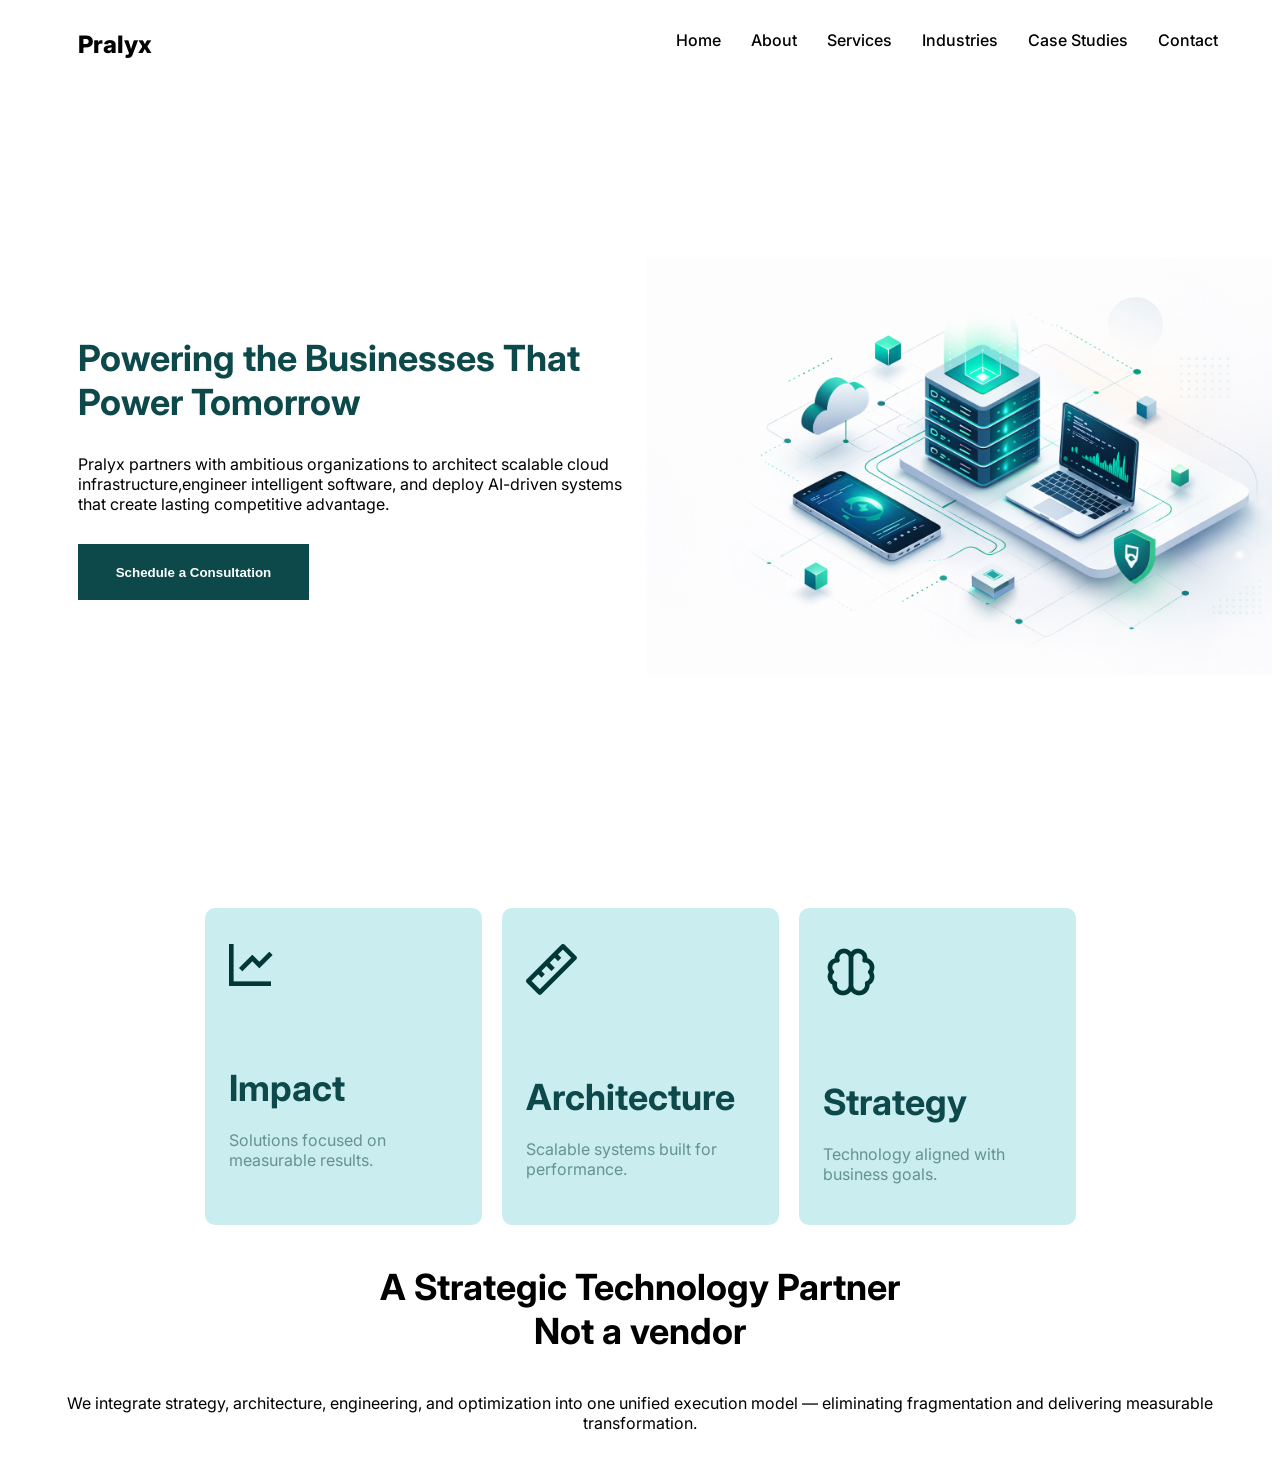
<file: index.html>
<!DOCTYPE html>
<html lang="en">
<head>
    <meta charset="UTF-8">
    <meta name="viewport" content="width=device-width, initial-scale=1.0">
    <title>HOME</title>
    <link rel="stylesheet" href="home.css">
</head>
<body>
    <div class="body">
        <div class="top"> 
            <div class="top-left"> 
                <h1 class="logo">Pralyx</h1> 
            </div> 
            <div class="top-right"> 
                <a href="index.html">Home</a>
                <a href="about.html">About</a> 
                <a href="services.html">Services</a>
                <a href="industries.html">Industries</a> 
                <a href="case_studies.html">Case Studies</a>
                <a href="contact.html">Contact</a> 
            </div>
        </div>
        <div class="middle">
            <div class="middle-left">
                <h1 class="heading">Powering the Businesses That Power Tomorrow</h1>
                <p class="para">Pralyx partners with ambitious organizations to architect scalable cloud infrastructure,engineer intelligent software, and deploy AI-driven systems that create lasting competitive advantage.</p>
                <button class="button">Schedule a Consultation</button>
            </div>
            <div class="middle-right">
                <img src="images_pralyx/photo_infrastructure(1).png" alt="Home Infrastructure" class="photo">
            </div>
        </div>
            <div class="cards">
                <div class="card">
                    <img src="images_pralyx/impact.png" alt="Impact" class="card-img">
                    <h1 class="card-heading">Impact</h1>
                    <p class="card-para">Solutions focused on measurable results.</p>
                </div>
                <div class="card">
                    <img src="images_pralyx/architecture.png" alt="Architecture" class="card-img">
                    <h1 class="card-heading">Architecture</h1>
                    <p class="card-para">Scalable systems built for performance.</p>
                </div>
                <div class="card">
                    <img src="images_pralyx/strategy.png" alt="Strategy" class="card-img">
                    <h1 class="card-heading">Strategy</h1>
                    <p class="card-para">Technology aligned with business goals.</p>
                </div>
            </div>
            <div class="ending">
                <h1 class="end-tag">A Strategic Technology Partner<br> Not a vendor</h1>
                <p class="end-para">We integrate strategy, architecture, engineering, and optimization into one unified execution model — eliminating fragmentation and delivering measurable transformation.</p>
            </div>
    </div> 
</body>
</html>
</file>
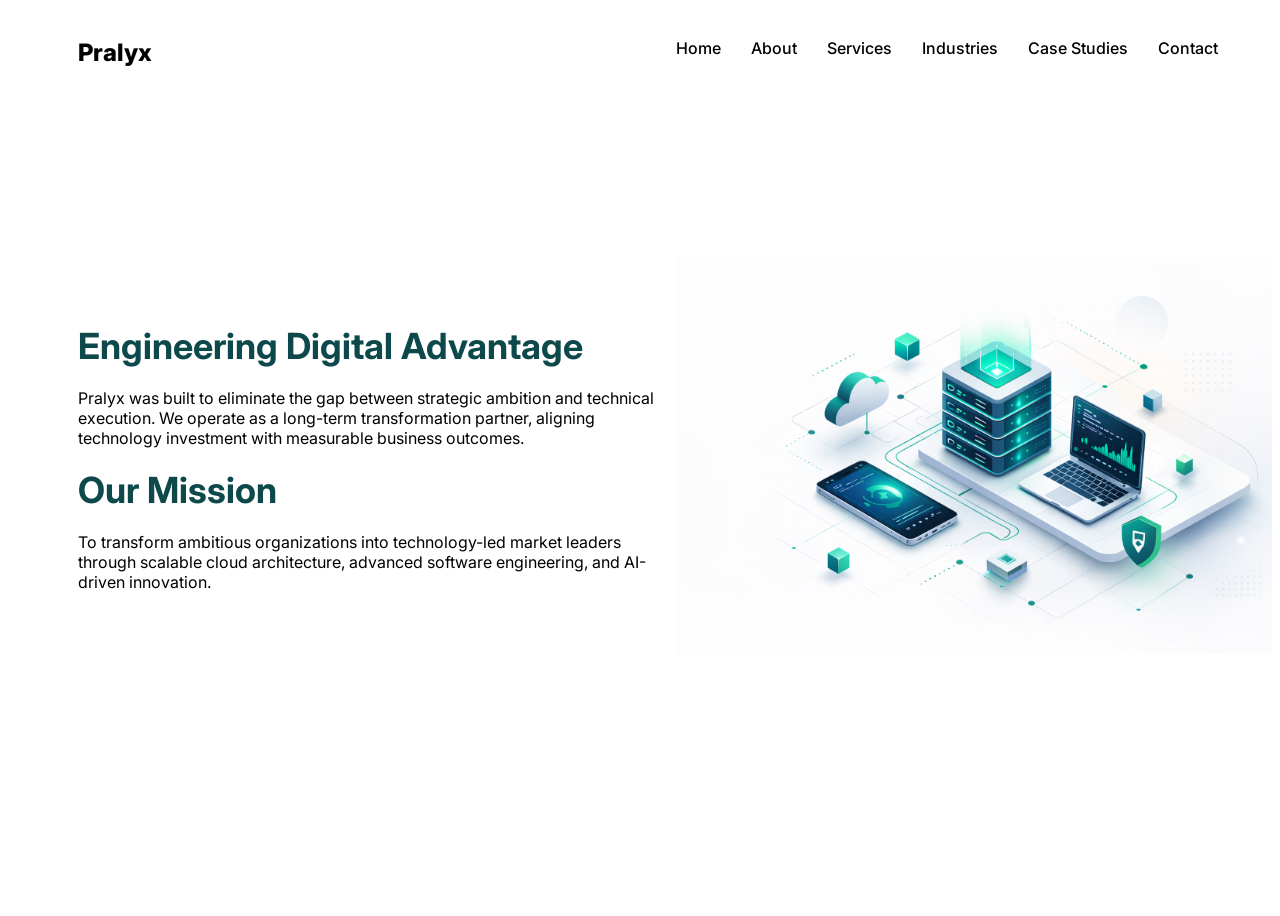
<file: about.html>
<!DOCTYPE html>
<html lang="en">
<head>
    <meta charset="UTF-8">
    <meta name="viewport" content="width=device-width, initial-scale=1.0">
    <title>ABOUT</title>
    <link rel="stylesheet" href="about.css">
</head>
<body>
    <div class="body">
    <div class="top">
        <div class="top-left">
            <h1 class="logo">Pralyx</h1>
        </div>
        <div class="top-right">
            <a href="index.html">Home</a>
            <a href="about.html">About</a>
            <a href="services.html">Services</a>
            <a href="industries.html">Industries</a>
            <a href="case_studies.html">Case Studies</a>
            <a href="contact.html">Contact</a>
        </div>
    </div>
    <div class="middle">
        <div class="middle-left">
            <h1 class="heading">Engineering Digital Advantage</h1>
            <p class="para">Pralyx was built to eliminate the gap between strategic ambition and technical execution. We operate as a long-term transformation partner, aligning technology investment with measurable business outcomes.</p>
            <h1 class="heading">Our Mission</h1>
            <p class="para">To transform ambitious organizations into technology-led market leaders through scalable cloud architecture, advanced software engineering, and AI-driven innovation.</p>
        </div>
        <div class="middle-right">
            <img src="images_pralyx/photo_infrastructure(1).png" alt="Home Infrastructure" class="photo">
        </div>
    </div>
    </div> 
</body>
</html>
</file>
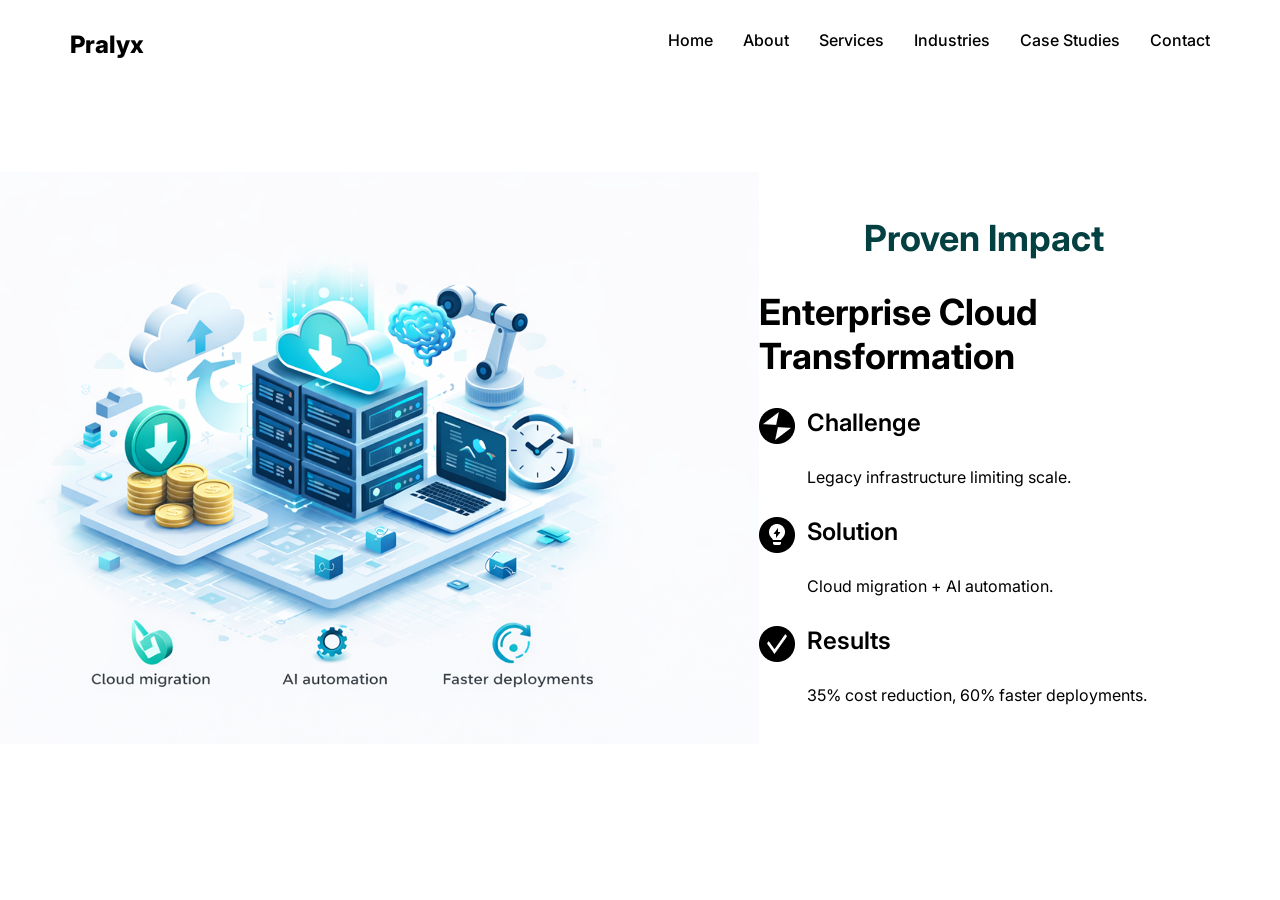
<file: case_studies.html>
<!DOCTYPE html>
<html lang="en">
<head>
    <meta charset="UTF-8">
    <meta name="viewport" content="width=device-width, initial-scale=1.0">
    <title>CASE STUDIES</title>
    <link rel="stylesheet" href="case_studies.css">
</head>
<body>
    <div class="body">
        <div class="top"> 
            <div class="top-left"> 
                <h1 class="logo">Pralyx</h1> 
            </div> 
            <div class="top-right"> 
                <a href="index.html">Home</a>
                <a href="about.html">About</a> 
                <a href="services.html">Services</a>
                <a href="industries.html">Industries</a> 
                <a href="case_studies.html">Case Studies</a>
                <a href="contact.html">Contact</a> 
            </div>
        </div>
        <div class="middle">
            <div class="middle-left">
                <img src="images_pralyx/photo_casestudies.png" alt="Case Studies" class="photo">
            </div>
            <div class="middle-right">
              <h1 class="main-heading">Proven Impact</h1> 
              <h1 class="side-heading">Enterprise Cloud Transformation</h1>
              <div class="case-study">
                    <div>
                        <img src="images_pralyx/challenge.png" alt="Challenge" class="logo">
                    </div>
                    <div class="phase">
                    <h1 class="phase-title">Challenge</h1>
                    <p class="para">Legacy infrastructure limiting scale.</p>
                    </div>
              </div>
              <div class="case-study">
                    <div>
                        <img src="images_pralyx/solution.png" alt="Solution" class="logo">
                    </div>
                    <div class="phase">
                    <h1 class="phase-title">Solution</h1>
                    <p class="para">Cloud migration + AI automation.</p>
                    </div>
              </div>
              <div class="case-study">
                    <div>
                        <img src="images_pralyx/results.png" alt="Results" class="logo">
                    </div>
                    <div class="phase">
                    <h1 class="phase-title">Results</h1>
                    <p class="para">35% cost reduction, 60% faster deployments.</p>
                    </div>
              </div>
            </div>
        </div>
    </div>
</body>
</html>
</file>
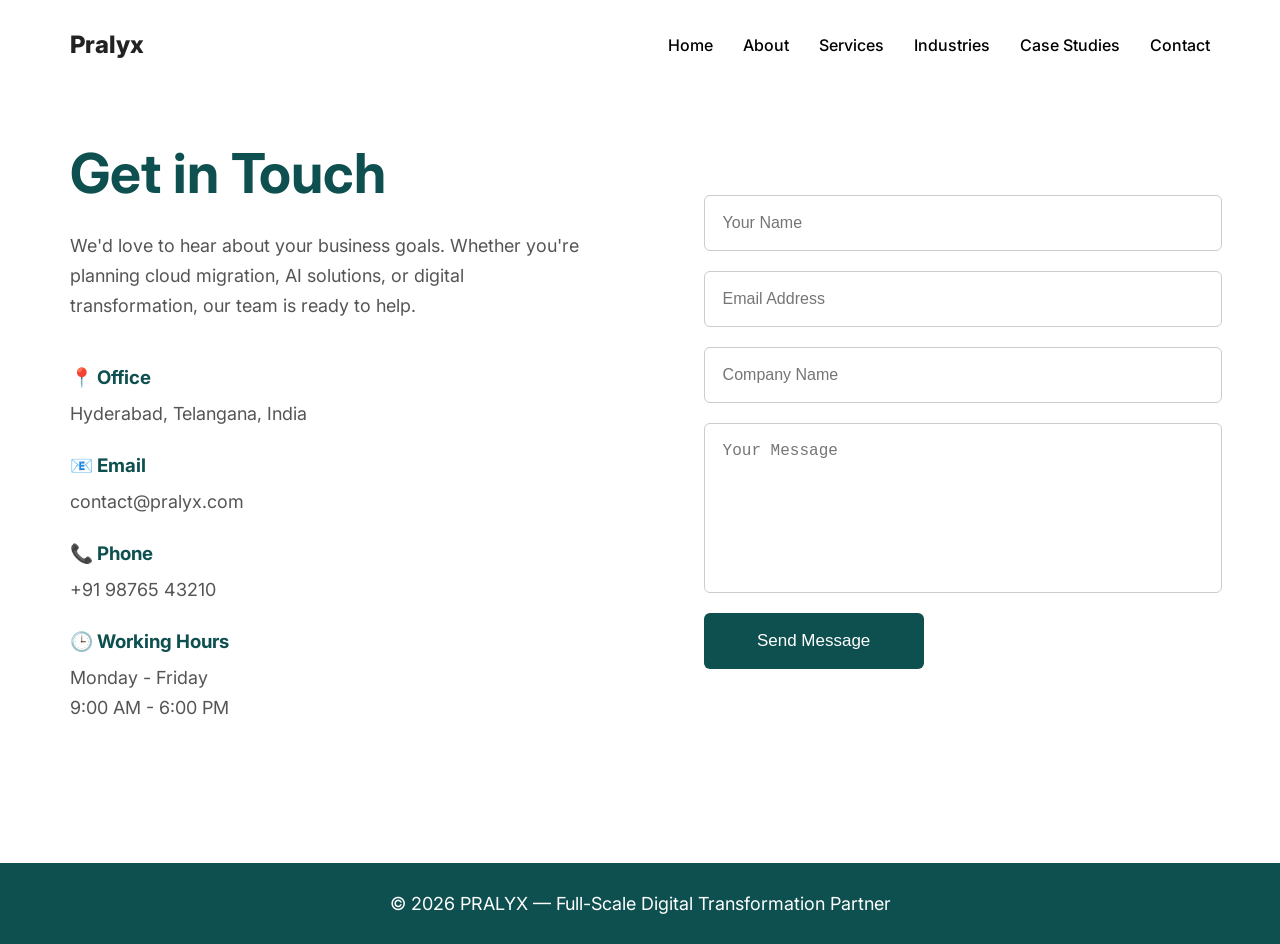
<file: contact.html>
<!DOCTYPE html>
<html lang="en">
<head>
    <meta charset="UTF-8">
    <meta name="viewport" content="width=device-width, initial-scale=1.0">
    <title>Pralyx | Contact</title>
    <link rel="stylesheet" href="contact.css">
</head>

<body>

    <!-- Navbar -->

    <nav>

        <div class="logo">
            <h2>Pralyx</h2>
        </div>

        <ul>

            <li><a href="index.html">Home</a></li>

            <li><a href="about.html">About</a></li>

            <li><a href="services.html">Services</a></li>

            <li><a href="industries.html">Industries</a></li>

            <li><a href="case_studies.html">Case Studies</a></li>

            <li><a href="contact.html">Contact</a></li>

        </ul>

    </nav>

    <!-- Contact Section -->

    <section class="contact">

        <div class="left">

            <h1>Get in Touch</h1>

            <p>
                We'd love to hear about your business goals.
                Whether you're planning cloud migration,
                AI solutions, or digital transformation,
                our team is ready to help.
            </p>

            <div class="info">

                <h3>📍 Office</h3>
                <p>Hyderabad, Telangana, India</p>

                <h3>📧 Email</h3>
                <p>contact@pralyx.com</p>

                <h3>📞 Phone</h3>
                <p>+91 98765 43210</p>

                <h3>🕒 Working Hours</h3>
                <p>Monday - Friday</p>
                <p>9:00 AM - 6:00 PM</p>

            </div>

        </div>

        <div class="right">

            <form>

                <input type="text" placeholder="Your Name">

                <input type="email" placeholder="Email Address">

                <input type="text" placeholder="Company Name">

                <textarea placeholder="Your Message"></textarea>

                <button>Send Message</button>

            </form>

        </div>

    </section>

    <footer>

        © 2026 PRALYX — Full-Scale Digital Transformation Partner

    </footer>

</body>
</html>
</file>
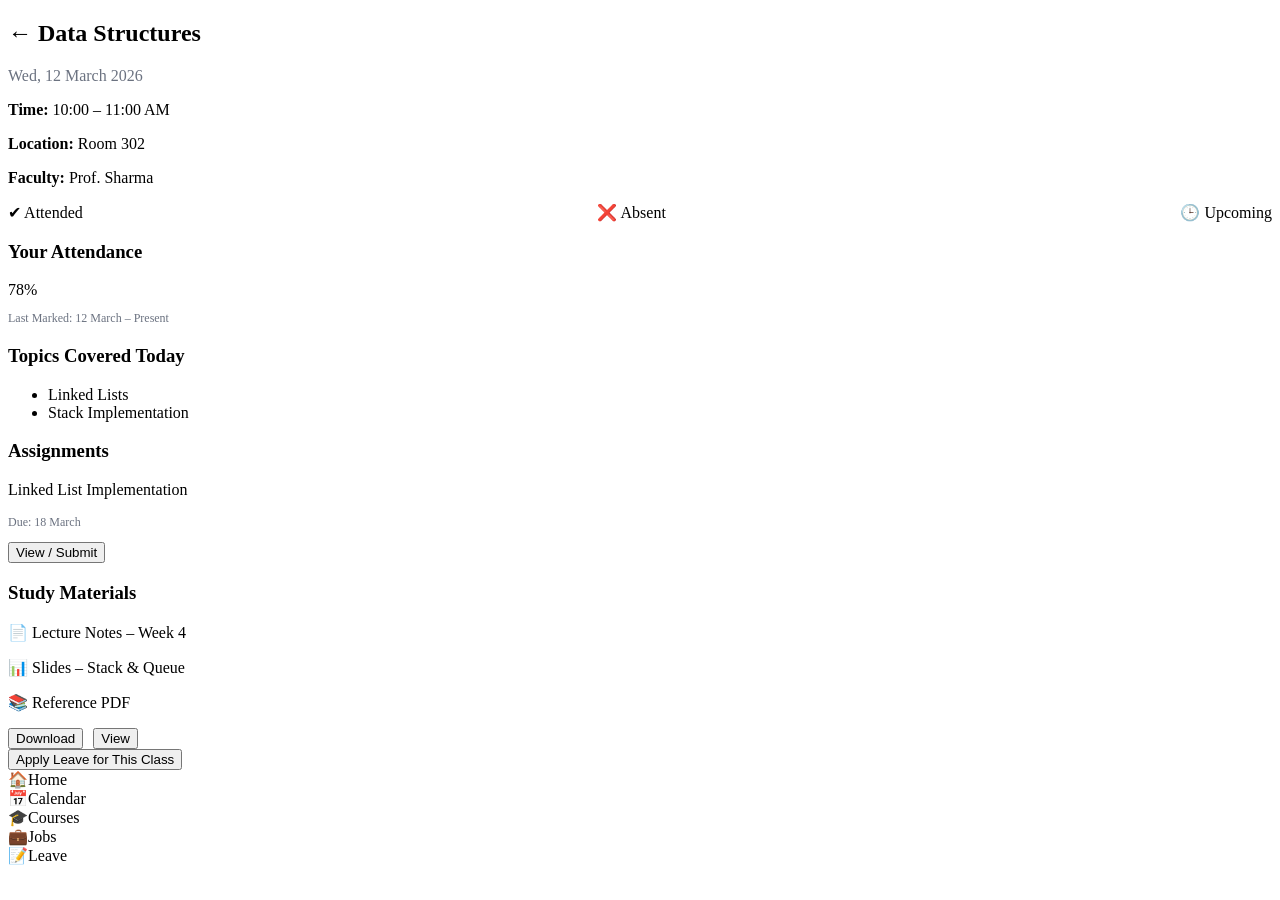
<file: figma.html>
<!DOCTYPE html>
<html>
<head>
<meta charset="UTF-8">
<title>Class Details</title>
<link rel="stylesheet" href="figma.css">
</head>

<body>

<div class="container">

<h2>← Data Structures</h2>

<p class="date">Wed, 12 March 2026</p>


<!-- CLASS INFO -->

<div class="card">

<p><strong>Time:</strong> 10:00 – 11:00 AM</p>

<p><strong>Location:</strong> Room 302</p>

<p><strong>Faculty:</strong> Prof. Sharma</p>

</div>


<!-- STATUS -->

<div class="card status">

<span class="attended">✔ Attended</span>

<span class="absent">❌ Absent</span>

<span class="upcoming">🕒 Upcoming</span>

</div>


<!-- ATTENDANCE -->

<div class="card">

<h3>Your Attendance</h3>

<div class="progress">

<div class="progress-bar" style="width:78%">78%</div>

</div>

<p class="small">Last Marked: 12 March – Present</p>

</div>


<!-- TOPICS -->

<div class="card">

<h3>Topics Covered Today</h3>

<ul>
<li>Linked Lists</li>
<li>Stack Implementation</li>
</ul>

</div>


<!-- ASSIGNMENT -->

<div class="card">

<h3>Assignments</h3>

<p>Linked List Implementation</p>

<p class="small">Due: 18 March</p>

<button class="btn">View / Submit</button>

</div>


<!-- STUDY MATERIAL -->

<div class="card">

<h3>Study Materials</h3>

<p>📄 Lecture Notes – Week 4</p>

<p>📊 Slides – Stack & Queue</p>

<p>📚 Reference PDF</p>

<div class="buttons">

<button class="btn">Download</button>

<button class="btn-outline">View</button>

</div>

</div>


<!-- LEAVE -->

<div class="card">

<button class="btn">Apply Leave for This Class</button>

</div>

</div>


<!-- BOTTOM NAV -->

<div class="bottom-nav">

<div>🏠<span>Home</span></div>

<div>📅<span>Calendar</span></div>

<div>🎓<span>Courses</span></div>

<div>💼<span>Jobs</span></div>

<div>📝<span>Leave</span></div>

</div>

</body>
</html>
</file>
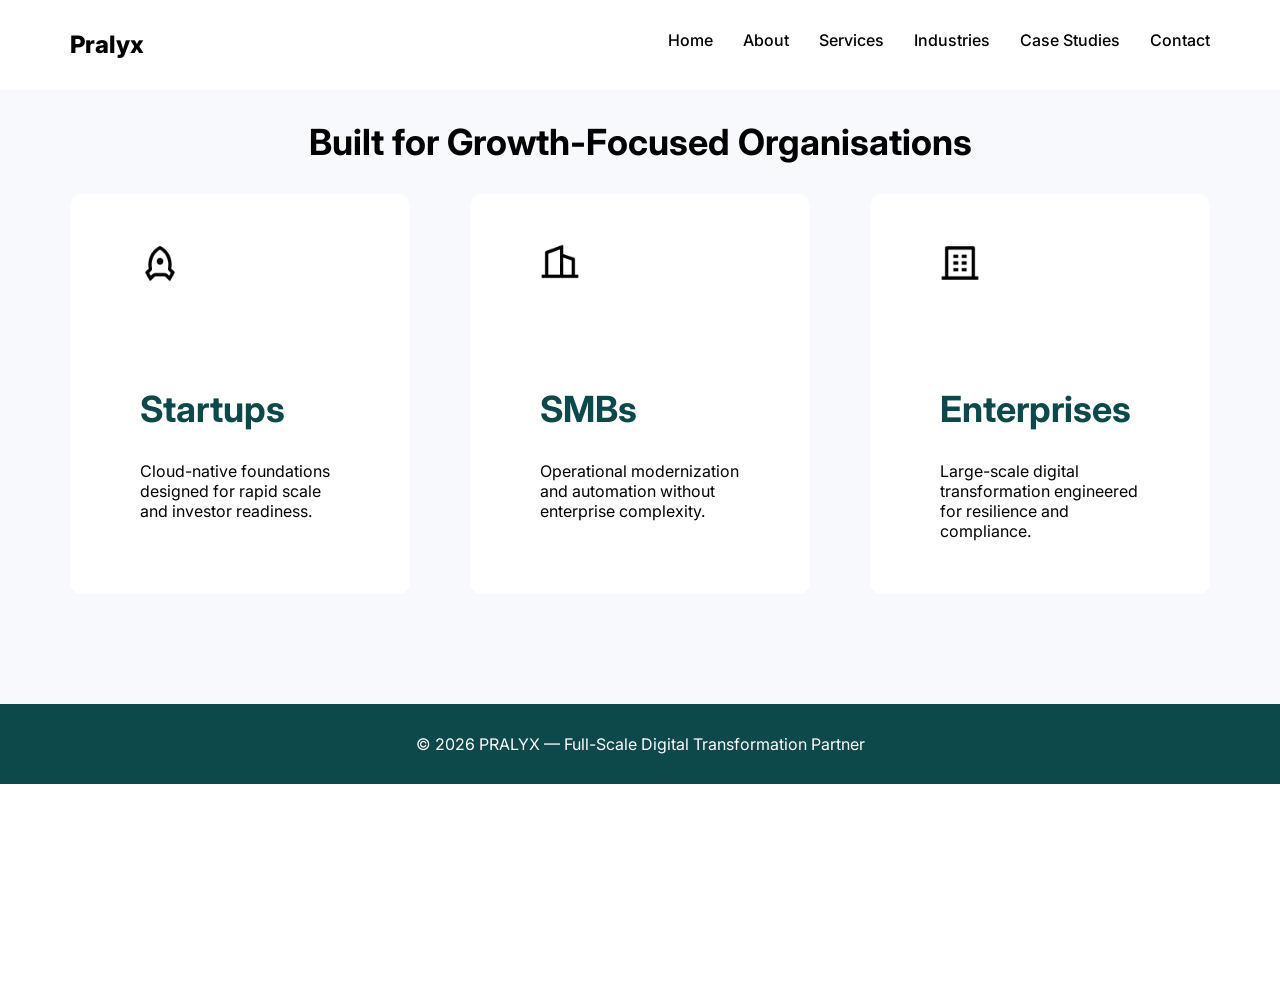
<file: industries.html>
<!DOCTYPE html>
<html lang="en">
<head>
    <meta charset="UTF-8">
    <meta name="viewport" content="width=device-width, initial-scale=1.0">
    <title>INDUSTRIES</title>
    <link rel="stylesheet" href="industries.css">
</head>
<body>
    <div class="body">
        <div class="top"> 
            <div class="top-left"> 
                <h1 class="logo">Pralyx</h1> 
            </div> 
            <div class="top-right"> 
                <a href="index.html">Home</a>
                <a href="about.html">About</a> 
                <a href="services.html">Services</a>
                <a href="industries.html">Industries</a> 
                <a href="case_studies.html">Case Studies</a>
                <a href="contact.html">Contact</a> 
            </div>
        </div>
        <div class="middle">
            <h1 class="heading">Built for Growth-Focused Organisations</h1>
            <div class="cards">
                <div class="card">
                    <div>
                        <img src="images_pralyx/startup.png" alt="StartUps" class="icon">
                    </div>
                    <div class="card-bottom">
                        <h1 class="card-title">Startups</h1>
                        <p class="card-para">Cloud-native foundations designed for rapid scale and investor readiness.</p>
                    </div>
                </div>
                <div class="card">
                    <div>
                        <img src="images_pralyx/smbs.png" alt="SMBs" class="icon">
                    </div>
                    <div class="card-bottom">
                        <h1 class="card-title">SMBs</h1>
                        <p class="card-para">Operational modernization and automation without enterprise complexity.</p>
                    </div>
                </div>
                <div class="card">
                    <div>
                        <img src="images_pralyx/enterprises.png" alt="Enterprises" class="icon">
                    </div>
                    <div class="card-bottom">
                        <h1 class="card-title">Enterprises</h1>
                        <p class="card-para">Large-scale digital transformation engineered for resilience and compliance.</p>
                    </div>
                </div>
            </div>
        </div>
        <div class="bottom">
            <p class="card-para">© 2026 PRALYX — Full-Scale Digital Transformation Partner</p>
        </div>
    </div>
</body>
</html>
</file>
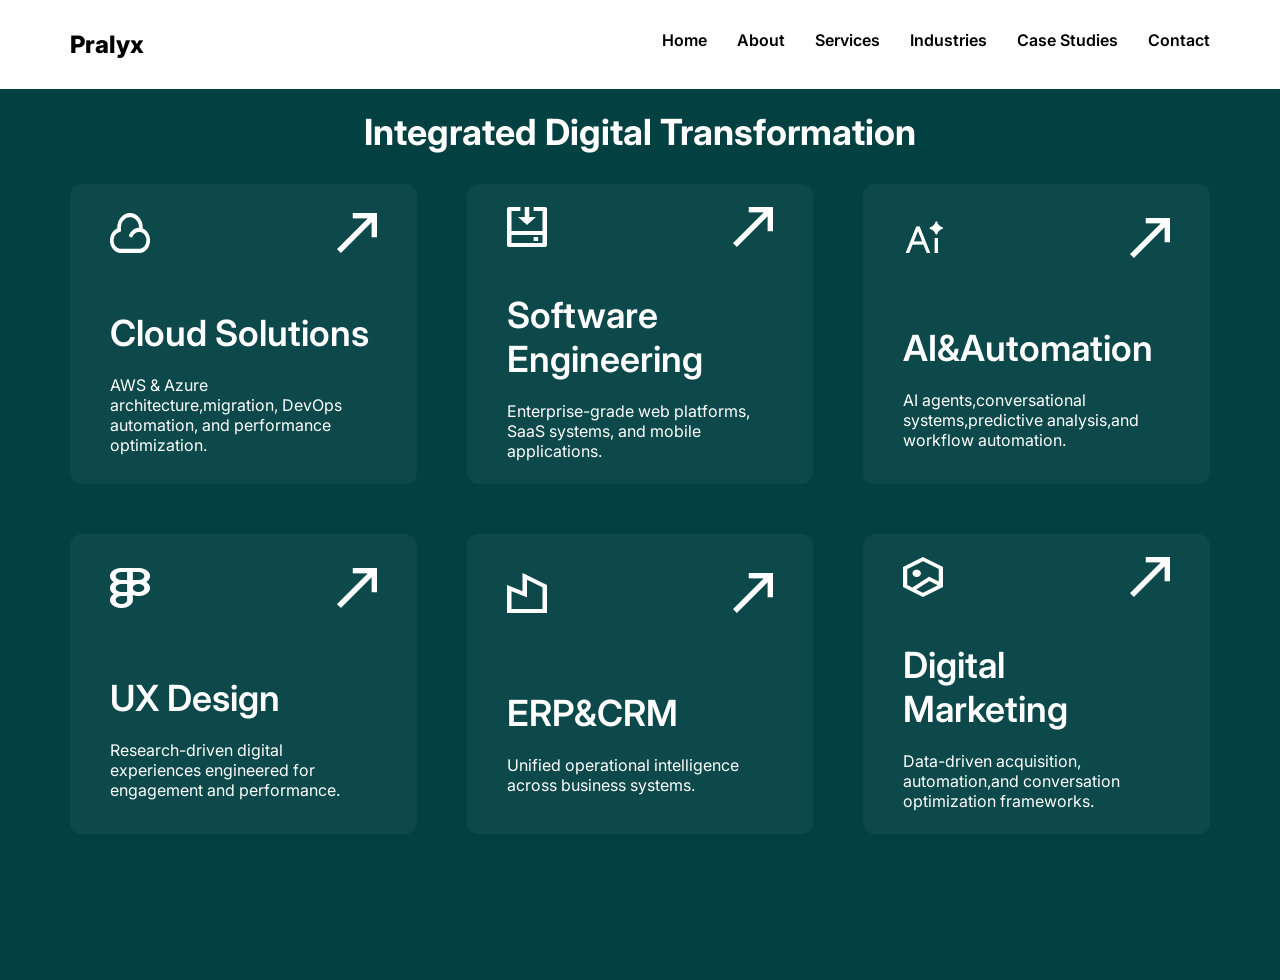
<file: services.html>
<!DOCTYPE html>
<html lang="en">
<head>
    <meta charset="UTF-8">
    <meta name="viewport" content="width=device-width, initial-scale=1.0">
    <title>SERVICES</title>
    <link rel="stylesheet" href="services.css">
</head>
<body>
    <div class="body">
        <div class="top">
            <div class="top-left">
                <h1 class="logo">Pralyx</h1>
            </div>
            <div class="top-right">
                <a href="index.html">Home</a>
                <a href="about.html">About</a>
                <a href="services.html">Services</a>
                <a href="industries.html">Industries</a>
                <a href="case_studies.html">Case Studies</a>
                <a href="contact.html">Contact</a>
            </div>
        </div>
        <div class="middle-bottom">
            <h1 class="heading">Integrated Digital Transformation</h1>
            <div class="cards">
                <div class="card">
                    <div class="card-top">
                        <img src="images_pralyx/cloud.png" alt="cloud key" class="icon">
                        <img src="images_pralyx/arrow.png" alt="arrow key" class="icon">
                    </div>
                    <div class="card-bottom">
                        <h1 class="card-title">Cloud Solutions</h1>
                        <p class="card-para">AWS & Azure architecture,migration, DevOps automation, and performance optimization.</p>
                    </div>
                </div>
                <div class="card">
                    <div class="card-top">
                        <img src="images_pralyx/se.png" alt="software engineering" class="icon">
                        <img src="images_pralyx/arrow.png" alt="arrow key" class="icon">
                    </div>
                    <div class="card-bottom">
                        <h1 class="card-title">Software Engineering</h1>
                        <p class="card-para">Enterprise-grade web platforms, SaaS systems, and mobile applications.</p>
                    </div>
                </div>
                <div class="card">
                    <div class="card-top">
                        <img src="images_pralyx/ai.png" alt="Ai&Automation" class="icon">
                        <img src="images_pralyx/arrow.png" alt="arrow key" class="icon">
                    </div>
                    <div class="card-bottom">
                        <h1 class="card-title">AI&Automation</h1>
                        <p class="card-para">AI agents,conversational systems,predictive analysis,and workflow automation.</p>
                    </div>
                </div>
                <div class="card">
                    <div class="card-top">
                        <img src="images_pralyx/ux.png" alt="UX Design" class="icon">
                        <img src="images_pralyx/arrow.png" alt="arrow key" class="icon">
                    </div>
                    <div class="card-bottom">
                        <h1 class="card-title">UX Design</h1>
                        <p class="card-para">Research-driven digital experiences engineered for engagement and performance.</p>
                    </div>
                </div>
                <div class="card">
                    <div class="card-top">
                        <img src="images_pralyx/ERP&CRM.png" alt="ERP&CRM" class="icon">
                        <img src="images_pralyx/arrow.png" alt="arrow key" class="icon">
                    </div>
                    <div class="card-bottom">
                        <h1 class="card-title">ERP&CRM</h1>
                        <p class="card-para">Unified operational intelligence across business systems.</p>
                    </div>
                </div>
                <div class="card">
                    <div class="card-top">
                        <img src="images_pralyx/digital_market.png" alt="Digital Marketing" class="icon">
                        <img src="images_pralyx/arrow.png" alt="arrow key" class="icon">
                    </div>
                    <div class="card-bottom">
                        <h1 class="card-title">Digital Marketing</h1>
                        <p class="card-para">Data-driven acquisition, automation,and conversation optimization frameworks.</p>
                    </div>
                </div>
            </div>

        </div>
    </div>
        
</body>
</html>
</file>
<file: home.css>
@import url('https://fonts.googleapis.com/css2?family=Inter:ital,opsz,wght@0,14..32,100..900;1,14..32,100..900&display=swap');
.body{
   width: 100%;
    height: 100vh; 
    font-family: Inter;  
}
h1, p{
    margin: 0;
    padding: 0;
}
.logo{
    font-weight: 800;
    font-size: 24px;
}
* {
  box-sizing: border-box;
}
.top{
    display: flex;
    justify-content: space-between;
    width: 100%;
    position: fixed;   
    padding: 30px 70px;
    top: 0;
    background-color: white;
}
.top-right{
    display:flex;  
    gap:30px;
}
.top-right a {
    color: black;
    text-decoration: none;
    font-size: 16px;
    font-weight: 500;
}
.middle{
    height: 100vh;
    display: flex;
    align-items: center;
    justify-content: space-between;
}
.middle-left{
    display: flex;
    flex-direction: column;
    gap:30px;
    padding-left: 70px;
    margin-top: 20px;
}

.photo{
    width: 100%;
    height: auto;
    object-fit: contain;
    margin-top: 20px;
}
.heading{
    color: rgb(13, 73, 75);
    font-size: 36px;
    font-weight: 700;
}
.para{
    font-size: 16px;
    font-weight: 400;
}
.button{
    width: 231px;
    height: 56px;
    color: white;
    background-color: rgb(13, 73, 75);
    border: none;
    font-weight: 700;
}
.cards{
    display: flex;
    gap: 20px;
    justify-content: center;
}
.card{
    width: 277px;
    height: 317px;
    background-color: rgba(202, 237, 239, 1);
    border-radius: 10px;
     padding: 36px 24px;
}
.card-image{
    width: 40px;
    height: 40px;
    color: rgb(13, 73, 75);
}
.card-heading{
    color: rgb(13, 73, 75);
    font-size: 36px;
    font-weight: 700;
    margin-top: 76px;
    margin-bottom: 20px;
}
.card-para{
    font-size: 16px;
    font-weight: 400;
    color: rgba(0, 56, 56, 0.5);
}
.end-tag{
    font-size: 36px;
    font-weight: 700;
    text-align: center;
    padding-bottom: 40px;
}
.end-para{
    font-size: 16px;
    font-weight: 400;
    text-align: center;
}
.ending{
    padding: 40px 40px; 
}
</file>
<file: about.css>
@import url('https://fonts.googleapis.com/css2?family=Inter:ital,opsz,wght@0,14..32,100..900;1,14..32,100..900&display=swap');
.body{
    width: 100%;
    height:100vh;
    font-family: Inter;
}
h1, p{
    margin: 0;
    padding: 0;
}
.logo{
    font-weight: 800;
    font-size: 24px;
}
* {
  box-sizing: border-box;
}
.top{
    display: flex;
    justify-content: space-between;
     width: 100%;
    position: fixed;
    padding: 30px 70px;
    background-color: white;
}
.top-right{
    display:flex;
    gap: 30px;
}
.top-right a {
    color: black;
    text-decoration: none;
    font-size: 16px;
    font-weight: 500;
}
.middle{
    display: flex;
    align-items: center;
    justify-content: space-between;
    height: 100vh;
}
.middle-left{
    display: flex;
    flex-direction: column;
    gap: 20px;
    padding-left: 70px;
}
.photo{
    width: 100%;
    height: auto;
    object-fit: contain;
}
.heading{
   color: rgb(13, 73, 75);
    font-size: 36px;
    font-weight: 700;

}
.para{
    font-size: 16px;
    font-weight: 400;
}
</file>
<file: case_studies.css>
@import url('https://fonts.googleapis.com/css2?family=Inter:ital,opsz,wght@0,14..32,100..900;1,14..32,100..900&display=swap');
.body{
   width: 100%;
    height: 100vh; 
    font-family: Inter;  
}
h1, p, body{
    margin: 0;
    padding: 0;
}
.logo{
    font-weight: 800;
    font-size: 24px;
}
* {
  box-sizing: border-box;
}
.top{
    display: flex;
    justify-content: space-between;
    width: 100%;
    position: fixed;   
    padding: 30px 70px;
    top: 0;
    background-color: white;
}
.top-right{
    display:flex;  
    gap:30px;
}
.top-right a {
    color: black;
    text-decoration: none;
    font-size: 16px;
    font-weight: 500;
}
.middle{
    height: 100vh;
    display: flex;
    align-items: center;
    justify-content: space-between;
    padding-right: 70px;
    padding-top: 20px;
} 
.photo{
    width: 100%;
    height: auto;
    object-fit: contain;
}
.middle-left{
    flex: 1.68;
    
}
.middle-right{
    display: flex;
    flex-direction: column;
    gap: 30px;
    flex: 1;
   
}
.phase{
    display: flex;
    flex-direction: column;
    gap: 30px;
}
.case-study{
    display: flex;
    gap: 12px;
}

.main-heading{
    align-self: center;
    color:rgb(3, 64, 66);
    font-size: 36px;
    font-weight: 700;
}
.side-heading{
    font-size: 36px;
    font-weight: 700;
}
.phase-title{
    font-size: 24px;
    font-weight: 600;
}
.para{
    font-size: 16px;
    font-weight: 400;
}
.logo{
    width: 36px;
    height: 36px;
}
</file>
<file: contact.css>
@import url('https://fonts.googleapis.com/css2?family=Inter:ital,opsz,wght@0,14..32,100..900;1,14..32,100..900&display=swap');

*{
    margin:0;
    padding:0;
    box-sizing:border-box;
}

body{
    background:white;
    color:#222;
    font-family:Inter,sans-serif;
}

.logo h2{
    font-size:24px;
    font-weight:800;
}

/* ===== NAVBAR ===== */

nav{
    width:100%;
    display:flex;
    justify-content:space-between;
    align-items:center;
    position:fixed;
    top:0;
    left:0;
    padding:30px 70px;
    background:white;
    z-index:1000;
}

nav ul{
    display:flex;
    list-style:none;
    gap:30px;
}

nav ul li{
    list-style:none;
}

nav ul li a{
    color:black;
    text-decoration:none;
    font-size:16px;
    font-weight:500;
}

nav ul li a:hover{
    color:rgb(13,73,75);
}

/* Contact */

.contact{

    width:90%;
    margin:auto;
    margin:70px;
    display:flex;
    justify-content:space-between;
    align-items:center;

    padding:70px 0;
}

.left{

    width:45%;
}

.left h1{

    font-size:55px;
    color:#0E4F4F;
    margin-bottom:25px;
}

.left p{

    line-height:30px;
    font-size:18px;
    color:#555;
}

.info{

    margin-top:45px;
}

.info h3{

    color:#0E4F4F;
    margin-top:25px;
    margin-bottom:10px;
}

.right{

    width:45%;
}

form{

    display:flex;
    flex-direction:column;
}

input,
textarea{

    padding:18px;
    margin-bottom:20px;

    border:1px solid #ccc;

    font-size:16px;

    border-radius:6px;
}

textarea{

    height:170px;
    resize:none;
}

button{

    width:220px;

    padding:18px;

    border:none;

    background:#0E4F4F;

    color:white;

    font-size:17px;

    cursor:pointer;

    border-radius:6px;

    transition:.3s;
}

button:hover{

    background:#083838;
}

footer{

    background:#0E4F4F;

    color:white;

    text-align:center;

    padding:30px;

    margin-top:70px;

    font-size:18px;
}

/* Responsive */

@media(max-width:900px){

.contact{

    flex-direction:column;
}

.left,
.right{

    width:100%;
}

.right{

    margin-top:40px;
}

nav{

    flex-direction:column;
    height:auto;
    padding:20px;
}

nav ul{

    margin-top:20px;
    flex-wrap:wrap;
    justify-content:center;
}

}
</file>
<file: figma.css>
.date{
color:#6B7280;
margin-bottom:15px;
}

.status{
display:flex;
justify-content:space-between;
}

.small{
font-size:12px;
color:#6B7280;
}

.buttons{
display:flex;
gap:10px;
margin-top:10px;
}
</file>
<file: industries.css>
@import url('https://fonts.googleapis.com/css2?family=Inter:ital,opsz,wght@0,14..32,100..900;1,14..32,100..900&display=swap');
.body{
   width: 100%;
    height: 100vh; 
    font-family: Inter;  
}
h1, p, body{
    margin: 0;
    padding: 0;
}
.logo{
    font-weight: 800;
    font-size: 24px;
}
* {
  box-sizing: border-box;
}
.top{
    display: flex;
    justify-content: space-between;
    width: 100%;
    position: fixed;   
    padding: 30px 70px;
    top: 0;
    background-color: white;
}
.top-right{
    display:flex;  
    gap:30px;
}
.top-right a {
    color: black;
    text-decoration: none;
    font-size: 16px;
    font-weight: 500;
}
.middle{
    background-color: rgb(248, 249, 252);
    min-height: auto;
    width: 100%;
    padding: 30px 70px;
    margin-top: 90px;
}
.heading{
    text-align: center;
    margin-bottom: 30px;
    font-size: 36px;
    font-weight: 700;
}
.cards{
    display: flex;
   gap: 60px;
   margin-bottom: 80px;
}
.card{
    flex: 1;
    min-height: 400px;
    background-color: white;
    border-radius: 12px;
    padding: 49px 70px;
    display: flex;
    flex-direction: column;
    gap: 100px;
    min-width: 0;
}
.card-bottom{
    display: flex;
    flex-direction: column;
    height: 100%;
    gap:30px;
}
.bottom{
    background-color: rgb(13, 73, 75);
    text-align: center;
    padding: 30px 70px;
    color: white;
}
.icon{
    width: 40px;
    height: 40px;
}
.card-title{
    font-size: 36px;
    font-weight: 700;
    color: rgb(13, 73, 75);
}
.card-para{
    font-size: 16px;
    font-weight: 400;
}
</file>
<file: services.css>
@import url('https://fonts.googleapis.com/css2?family=Inter:ital,opsz,wght@0,14..32,100..900;1,14..32,100..900&display=swap');
.body{
   width: 100%;
    margin: 0; 
    font-family: Inter;  
}
h1, p, body{
    margin: 0;
    padding: 0;
}
.logo{
    font-weight: 800;
    font-size: 24px;
}
* {
  box-sizing: border-box;
}
.top{
    display: flex;
    justify-content: space-between;
    width: 100%;
    padding: 30px 70px;
    position: fixed;
    top: 0;
    background-color: white;
}
.top-right{
    display:flex;  
    gap:30px;
}
.top-right a {
    color: black;
    text-decoration: none;
    font-size: 16px;
    font-weight: 600;
}
.middle-bottom{
    background-color: rgb(3, 64, 66);
    min-height: 100vh;
    width: 100%;
    padding: 30px 70px;
    margin-top: 80px;
}
.heading{
    color: white;
    text-align: center;
    margin-bottom: 30px;
    font-size: 36px;
    font-weight: 700;
}
.card{
    min-height: 300px;
   background-color: rgb(13, 73, 75);
   color: white;
   display: flex;
   flex-direction: column;
   justify-content: space-around;
   padding-left:40px ;
   padding-right: 40px;
   border-radius: 12px;
   min-width: 0;
}
.icon{
    width: 40px;
    height: 40px;
}
.card-top{
    display: flex;
    justify-content: space-between;
}
.card-bottom{
    display: flex;
    flex-direction: column;
    gap: 20px;
}
.cards{
    display: grid;
    grid-template-columns: repeat(3, minmax(0, 1fr));;
    row-gap: 50px;
    column-gap: 50px;
    align-items: stretch;
}
@media (max-width: 992px){
  .cards{
     grid-template-columns: repeat(3, minmax(0, 1fr));
  }
}

@media (max-width: 600px){
  .cards{
    grid-template-columns: 1fr;
  }
}
.card-title{
    font-size: 36px;
    font-weight: 600;
}
.card-para{
    font-size: 16px;
    font-weight: 400;
}
</file>
